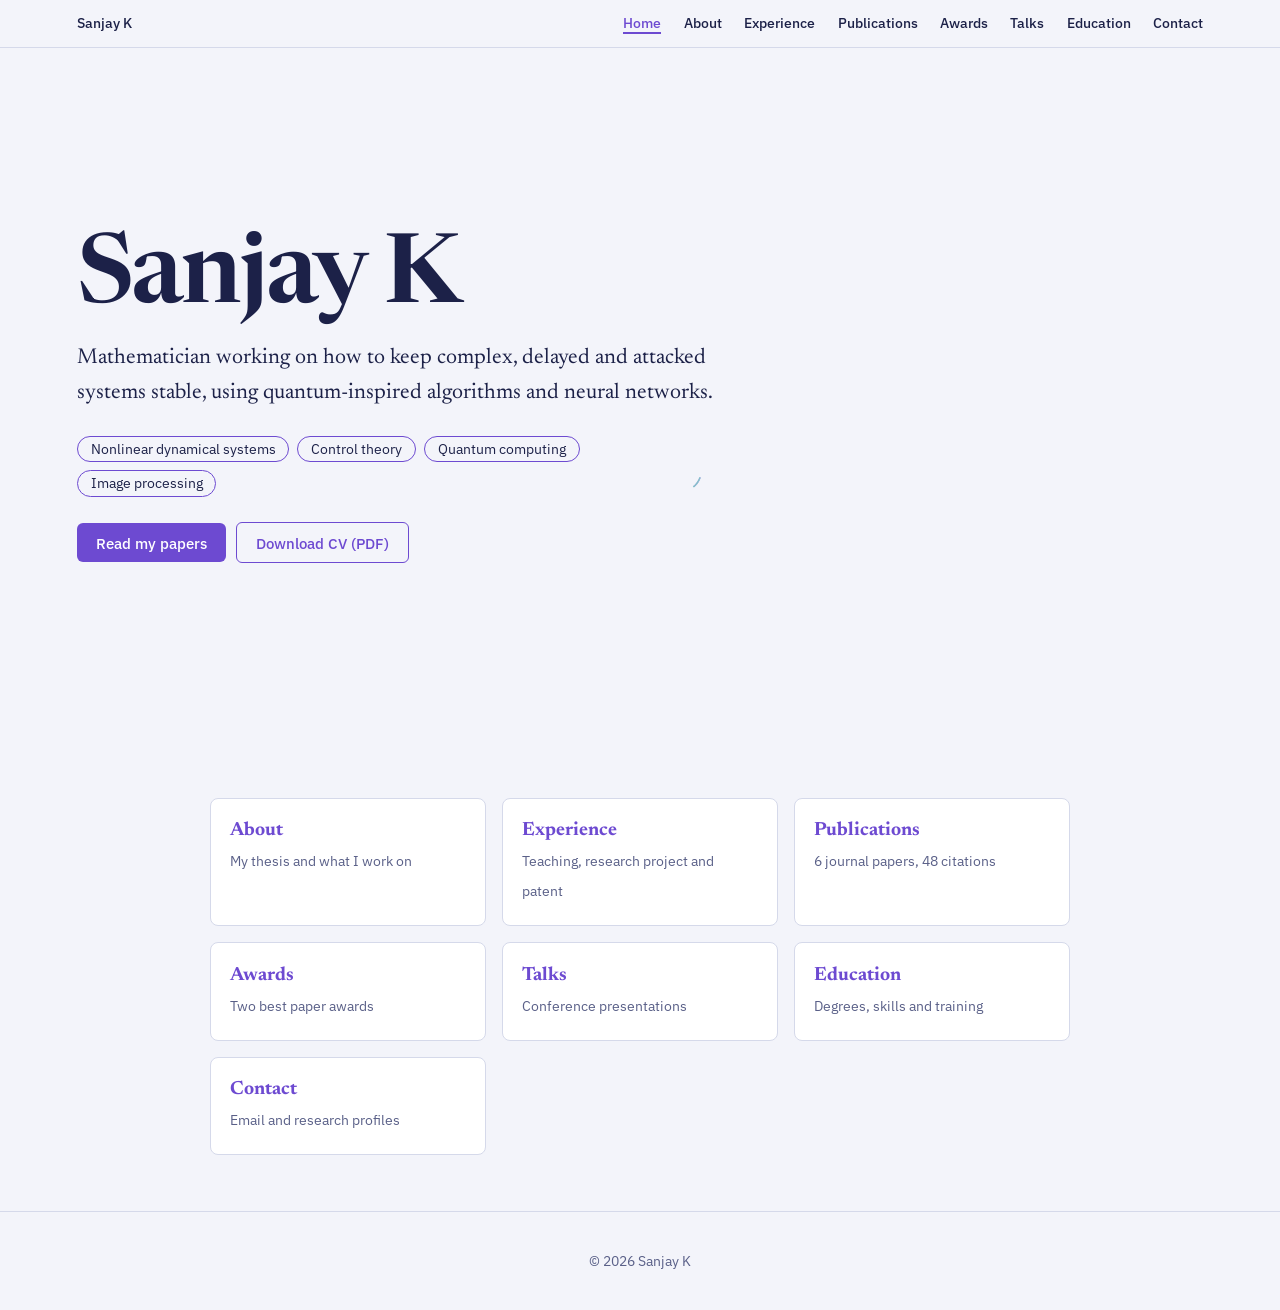
<file: index.html>
<!DOCTYPE html>
<html lang="en">
<head>
<meta charset="utf-8">
<meta name="viewport" content="width=device-width, initial-scale=1">
<title>Home | Sanjay K</title>
<meta name="description" content="Sanjay K, Ph.D. in Mathematics. Nonlinear systems, control theory and quantum computing.">
<link rel="preconnect" href="https://fonts.googleapis.com">
<link rel="preconnect" href="https://fonts.gstatic.com" crossorigin>
<link href="https://fonts.googleapis.com/css2?family=Newsreader:ital,opsz,wght@0,6..72,400;0,6..72,600;1,6..72,400&family=IBM+Plex+Sans:wght@400;500&display=swap" rel="stylesheet">
<link rel="stylesheet" href="style.css">
</head>
<body>
<nav><b>Sanjay K</b><a href="index.html" class="on" aria-current="page">Home</a><a href="about.html">About</a><a href="experience.html">Experience</a><a href="publications.html">Publications</a><a href="awards.html">Awards</a><a href="talks.html">Talks</a><a href="education.html">Education</a><a href="contact.html">Contact</a></nav>
<header class="hero">
  <canvas id="att" aria-hidden="true"></canvas>
  <div class="hero-in">
    <h1>Sanjay K</h1>
    <p class="lead">Mathematician working on how to keep complex, delayed and attacked systems stable, using quantum-inspired algorithms and neural networks.</p>
    <ul class="tags"><li>Nonlinear dynamical systems</li><li>Control theory</li><li>Quantum computing</li><li>Image processing</li></ul>
    <a class="btn" href="publications.html">Read my papers</a><a class="btn o" href="Sanjay_K_CV.pdf">Download CV (PDF)</a>
  </div>
</header>
<main><section><div class="wrap">
  <div class="cards">
    <a href="about.html"><strong>About</strong><span>My thesis and what I work on</span></a>
    <a href="experience.html"><strong>Experience</strong><span>Teaching, research project and patent</span></a>
    <a href="publications.html"><strong>Publications</strong><span>6 journal papers, 48 citations</span></a>
    <a href="awards.html"><strong>Awards</strong><span>Two best paper awards</span></a>
    <a href="talks.html"><strong>Talks</strong><span>Conference presentations</span></a>
    <a href="education.html"><strong>Education</strong><span>Degrees, skills and training</span></a>
    <a href="contact.html"><strong>Contact</strong><span>Email and research profiles</span></a>
  </div>
</div></section></main>
<footer class="meta">© <span id="yr"></span> Sanjay K</footer>
<script src="main.js"></script>
</body>
</html>
</file>
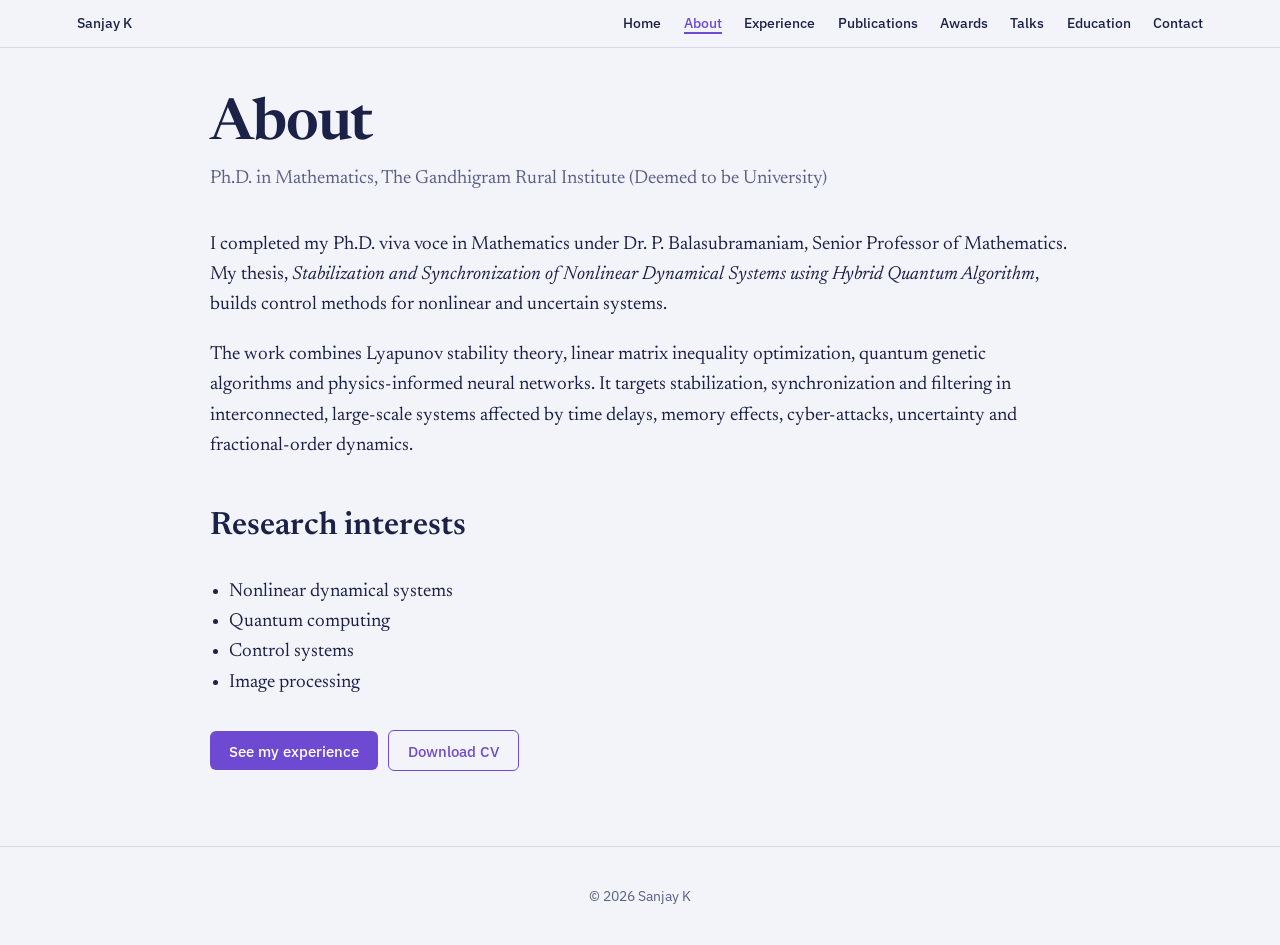
<file: about.html>
<!DOCTYPE html>
<html lang="en">
<head>
<meta charset="utf-8">
<meta name="viewport" content="width=device-width, initial-scale=1">
<title>About | Sanjay K</title>
<meta name="description" content="About Sanjay K: Ph.D. thesis on hybrid quantum algorithms for stabilizing nonlinear systems.">
<link rel="preconnect" href="https://fonts.googleapis.com">
<link rel="preconnect" href="https://fonts.gstatic.com" crossorigin>
<link href="https://fonts.googleapis.com/css2?family=Newsreader:ital,opsz,wght@0,6..72,400;0,6..72,600;1,6..72,400&family=IBM+Plex+Sans:wght@400;500&display=swap" rel="stylesheet">
<link rel="stylesheet" href="style.css">
</head>
<body>
<nav><b>Sanjay K</b><a href="index.html">Home</a><a href="about.html" class="on" aria-current="page">About</a><a href="experience.html">Experience</a><a href="publications.html">Publications</a><a href="awards.html">Awards</a><a href="talks.html">Talks</a><a href="education.html">Education</a><a href="contact.html">Contact</a></nav>
<main><section><div class="wrap">
  <h1 class="page-title">About</h1>
  <p class="intro">Ph.D. in Mathematics, The Gandhigram Rural Institute (Deemed to be University)</p>
  <p>I completed my Ph.D. viva voce in Mathematics under Dr. P. Balasubramaniam, Senior Professor of Mathematics. My thesis, <em>Stabilization and Synchronization of Nonlinear Dynamical Systems using Hybrid Quantum Algorithm</em>, builds control methods for nonlinear and uncertain systems.</p>
  <p>The work combines Lyapunov stability theory, linear matrix inequality optimization, quantum genetic algorithms and physics-informed neural networks. It targets stabilization, synchronization and filtering in interconnected, large-scale systems affected by time delays, memory effects, cyber-attacks, uncertainty and fractional-order dynamics.</p>
  <h2 style="margin-top:2.5rem">Research interests</h2>
  <ul class="plain"><li>Nonlinear dynamical systems</li><li>Quantum computing</li><li>Control systems</li><li>Image processing</li></ul>
  <p style="margin-top:2rem"><a class="btn" href="experience.html">See my experience</a><a class="btn o" href="Sanjay_K_CV.pdf">Download CV</a></p>
</div></section></main>
<footer class="meta">© <span id="yr"></span> Sanjay K</footer>
<script src="main.js"></script>
</body>
</html>
</file>
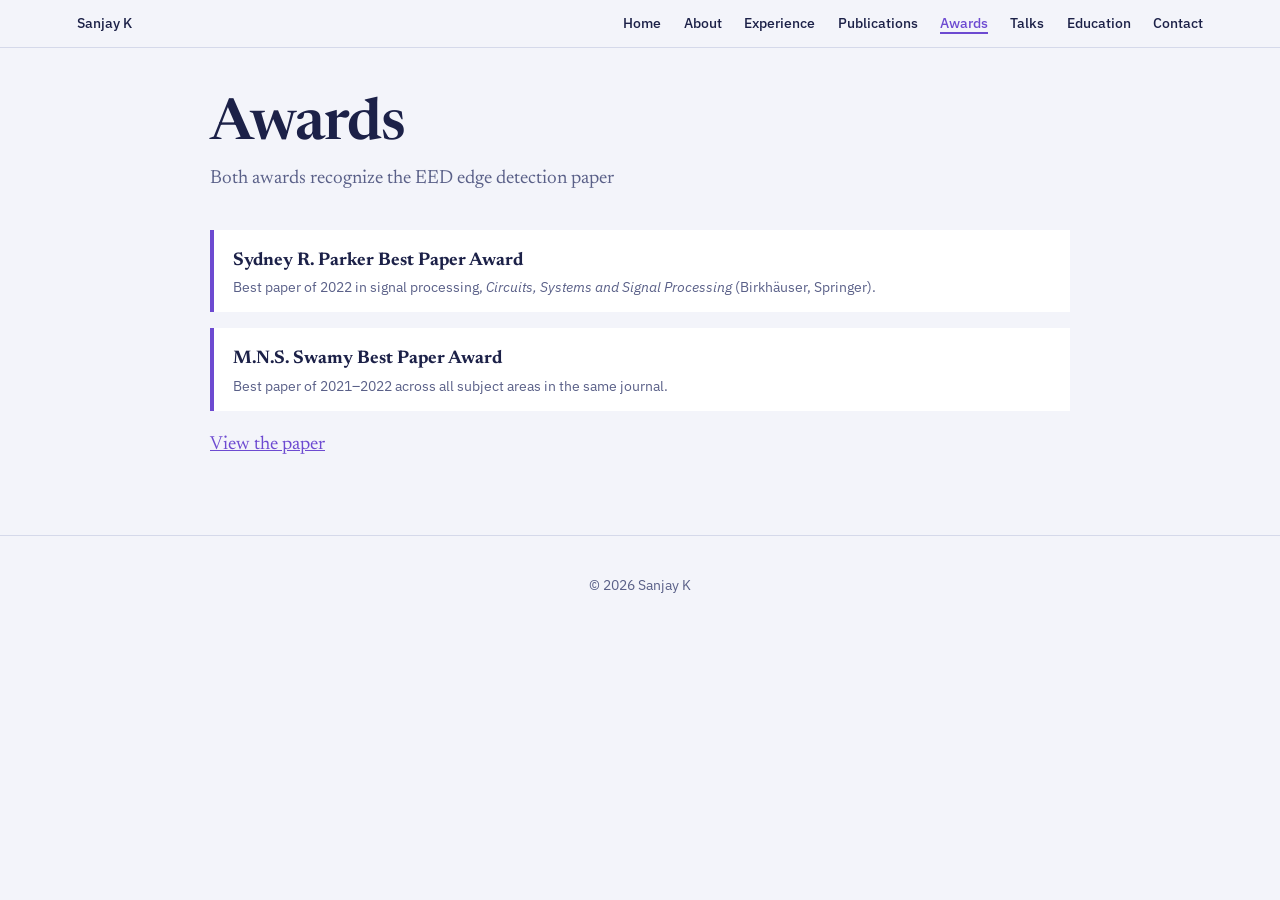
<file: awards.html>
<!DOCTYPE html>
<html lang="en">
<head>
<meta charset="utf-8">
<meta name="viewport" content="width=device-width, initial-scale=1">
<title>Awards | Sanjay K</title>
<meta name="description" content="Best paper awards received by Sanjay K.">
<link rel="preconnect" href="https://fonts.googleapis.com">
<link rel="preconnect" href="https://fonts.gstatic.com" crossorigin>
<link href="https://fonts.googleapis.com/css2?family=Newsreader:ital,opsz,wght@0,6..72,400;0,6..72,600;1,6..72,400&family=IBM+Plex+Sans:wght@400;500&display=swap" rel="stylesheet">
<link rel="stylesheet" href="style.css">
</head>
<body>
<nav><b>Sanjay K</b><a href="index.html">Home</a><a href="about.html">About</a><a href="experience.html">Experience</a><a href="publications.html">Publications</a><a href="awards.html" class="on" aria-current="page">Awards</a><a href="talks.html">Talks</a><a href="education.html">Education</a><a href="contact.html">Contact</a></nav>
<main><section><div class="wrap">
  <h1 class="page-title">Awards</h1>
  <p class="intro">Both awards recognize the EED edge detection paper</p>
  <div class="award"><h3>Sydney R. Parker Best Paper Award</h3><p class="meta" style="margin:.2rem 0 0">Best paper of 2022 in signal processing, <em>Circuits, Systems and Signal Processing</em> (Birkhäuser, Springer).</p></div>
  <div class="award"><h3>M.N.S. Swamy Best Paper Award</h3><p class="meta" style="margin:.2rem 0 0">Best paper of 2021–2022 across all subject areas in the same journal.</p></div>
  <p><a href="publications.html">View the paper</a></p>
</div></section></main>
<footer class="meta">© <span id="yr"></span> Sanjay K</footer>
<script src="main.js"></script>
</body>
</html>
</file>
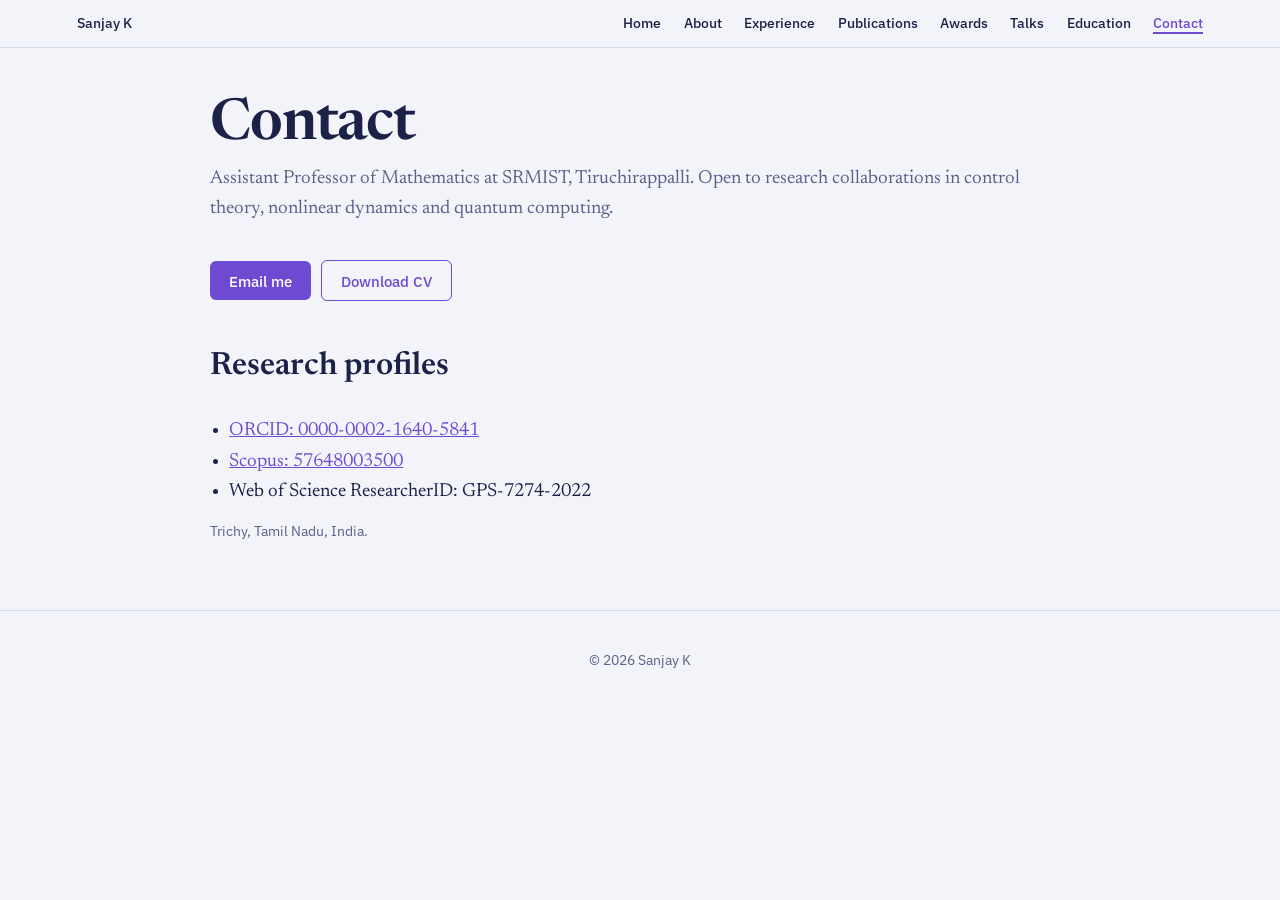
<file: contact.html>
<!DOCTYPE html>
<html lang="en">
<head>
<meta charset="utf-8">
<meta name="viewport" content="width=device-width, initial-scale=1">
<title>Contact | Sanjay K</title>
<meta name="description" content="Contact Sanjay K for research and postdoctoral opportunities.">
<link rel="preconnect" href="https://fonts.googleapis.com">
<link rel="preconnect" href="https://fonts.gstatic.com" crossorigin>
<link href="https://fonts.googleapis.com/css2?family=Newsreader:ital,opsz,wght@0,6..72,400;0,6..72,600;1,6..72,400&family=IBM+Plex+Sans:wght@400;500&display=swap" rel="stylesheet">
<link rel="stylesheet" href="style.css">
</head>
<body>
<nav><b>Sanjay K</b><a href="index.html">Home</a><a href="about.html">About</a><a href="experience.html">Experience</a><a href="publications.html">Publications</a><a href="awards.html">Awards</a><a href="talks.html">Talks</a><a href="education.html">Education</a><a href="contact.html" class="on" aria-current="page">Contact</a></nav>
<main><section><div class="wrap">
  <h1 class="page-title">Contact</h1>
  <p class="intro">Assistant Professor of Mathematics at SRMIST, Tiruchirappalli. Open to research collaborations in control theory, nonlinear dynamics and quantum computing.</p>
  <p><a class="btn" href="mailto:sanjaykmss97@gmail.com">Email me</a><a class="btn o" href="Sanjay_K_CV.pdf">Download CV</a></p>
  <h2 style="margin-top:2.5rem">Research profiles</h2>
  <ul class="plain">
    <li><a href="https://orcid.org/0000-0002-1640-5841">ORCID: 0000-0002-1640-5841</a></li>
    <li><a href="https://www.scopus.com/authid/detail.uri?authorId=57648003500">Scopus: 57648003500</a></li>
    <li>Web of Science ResearcherID: GPS-7274-2022</li>
  </ul>
  <p class="meta">Trichy, Tamil Nadu, India.</p>
</div></section></main>
<footer class="meta">© <span id="yr"></span> Sanjay K</footer>
<script src="main.js"></script>
</body>
</html>
</file>
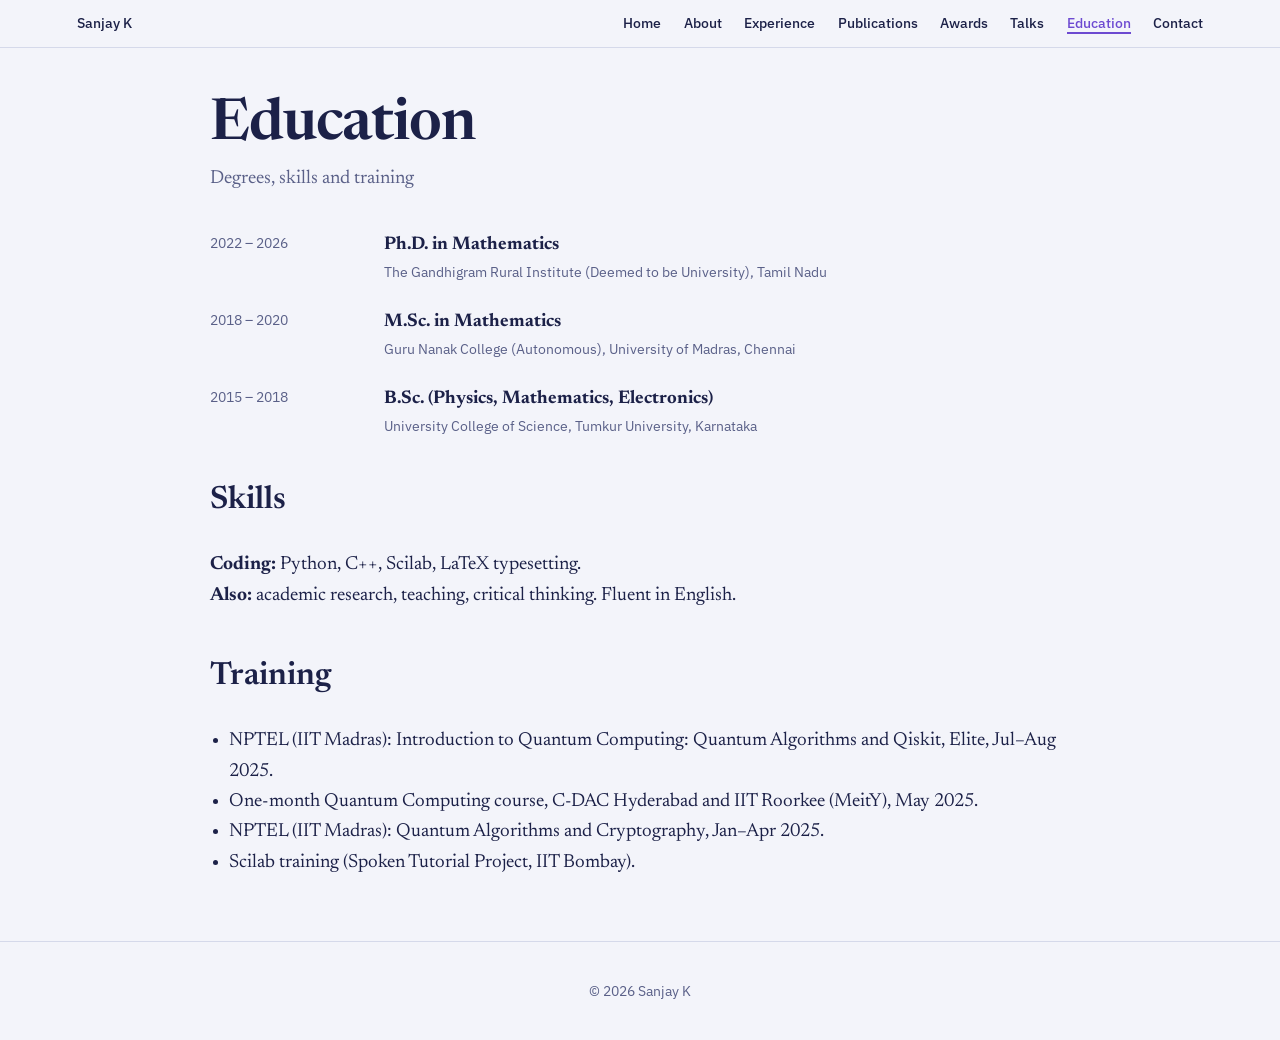
<file: education.html>
<!DOCTYPE html>
<html lang="en">
<head>
<meta charset="utf-8">
<meta name="viewport" content="width=device-width, initial-scale=1">
<title>Education | Sanjay K</title>
<meta name="description" content="Education, skills and training of Sanjay K.">
<link rel="preconnect" href="https://fonts.googleapis.com">
<link rel="preconnect" href="https://fonts.gstatic.com" crossorigin>
<link href="https://fonts.googleapis.com/css2?family=Newsreader:ital,opsz,wght@0,6..72,400;0,6..72,600;1,6..72,400&family=IBM+Plex+Sans:wght@400;500&display=swap" rel="stylesheet">
<link rel="stylesheet" href="style.css">
</head>
<body>
<nav><b>Sanjay K</b><a href="index.html">Home</a><a href="about.html">About</a><a href="experience.html">Experience</a><a href="publications.html">Publications</a><a href="awards.html">Awards</a><a href="talks.html">Talks</a><a href="education.html" class="on" aria-current="page">Education</a><a href="contact.html">Contact</a></nav>
<main><section><div class="wrap">
  <h1 class="page-title">Education</h1>
  <p class="intro">Degrees, skills and training</p>
  <div class="row"><div class="meta">2022 – 2026</div><div><h3>Ph.D. in Mathematics</h3><p class="meta" style="margin:0">The Gandhigram Rural Institute (Deemed to be University), Tamil Nadu</p></div></div>
  <div class="row"><div class="meta">2018 – 2020</div><div><h3>M.Sc. in Mathematics</h3><p class="meta" style="margin:0">Guru Nanak College (Autonomous), University of Madras, Chennai</p></div></div>
  <div class="row"><div class="meta">2015 – 2018</div><div><h3>B.Sc. (Physics, Mathematics, Electronics)</h3><p class="meta" style="margin:0">University College of Science, Tumkur University, Karnataka</p></div></div>
  <h2 style="margin-top:2.5rem">Skills</h2>
  <p><strong>Coding:</strong> Python, C++, Scilab, LaTeX typesetting.<br><strong>Also:</strong> academic research, teaching, critical thinking. Fluent in English.</p>
  <h2 style="margin-top:2.5rem">Training</h2>
  <ul class="plain">
    <li>NPTEL (IIT Madras): Introduction to Quantum Computing: Quantum Algorithms and Qiskit, Elite, Jul–Aug 2025.</li>
    <li>One-month Quantum Computing course, C-DAC Hyderabad and IIT Roorkee (MeitY), May 2025.</li>
    <li>NPTEL (IIT Madras): Quantum Algorithms and Cryptography, Jan–Apr 2025.</li>
    <li>Scilab training (Spoken Tutorial Project, IIT Bombay).</li>
  </ul>
</div></section></main>
<footer class="meta">© <span id="yr"></span> Sanjay K</footer>
<script src="main.js"></script>
</body>
</html>
</file>
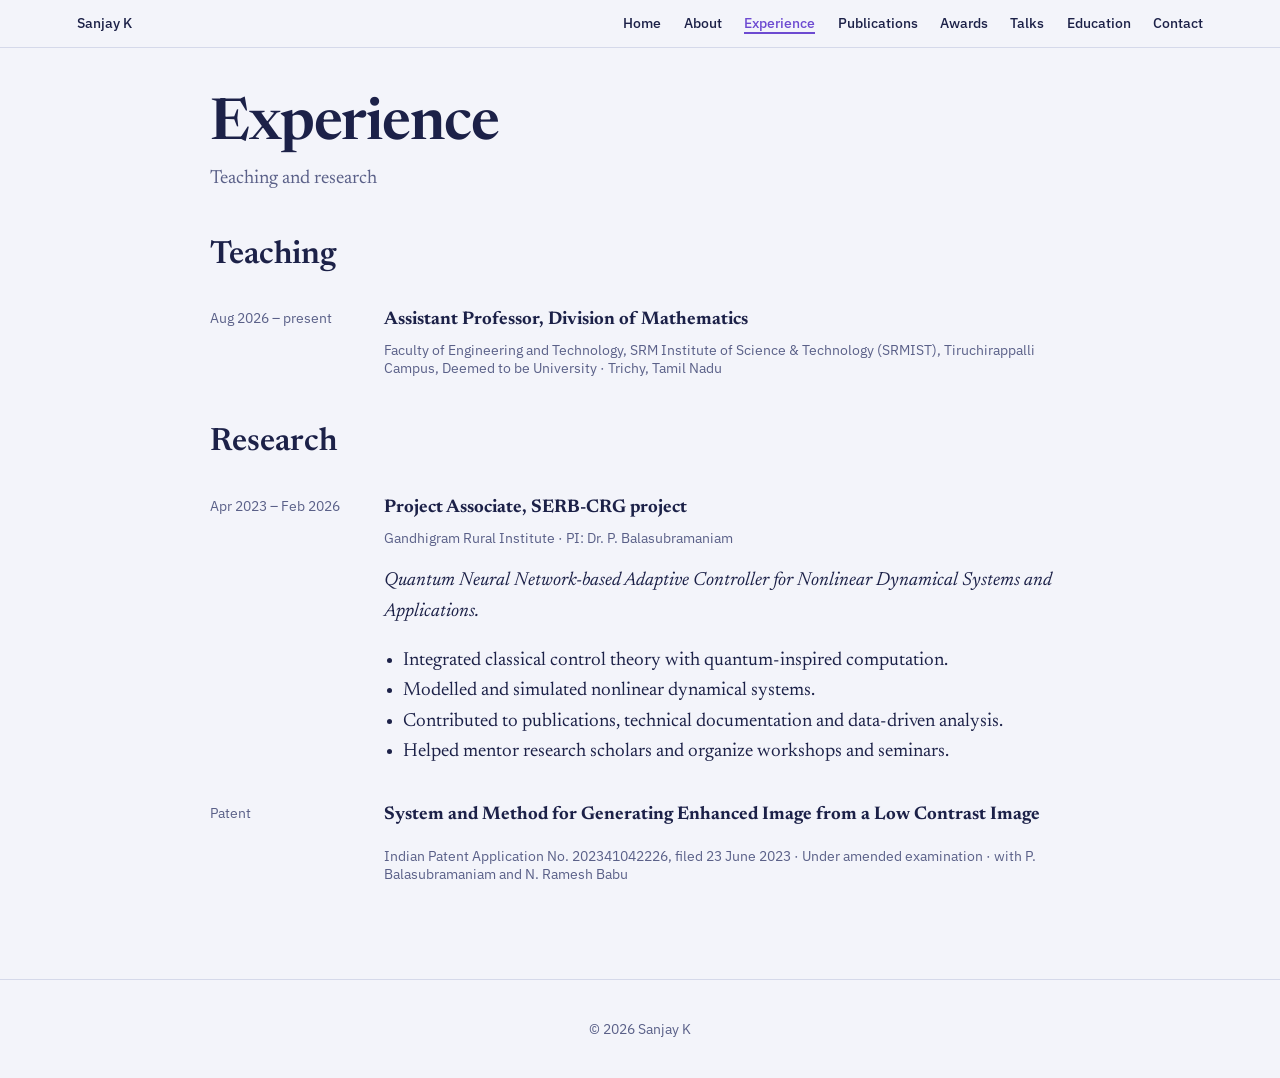
<file: experience.html>
<!DOCTYPE html>
<html lang="en">
<head>
<meta charset="utf-8">
<meta name="viewport" content="width=device-width, initial-scale=1">
<title>Experience | Sanjay K</title>
<meta name="description" content="Teaching and research experience of Sanjay K.">
<link rel="preconnect" href="https://fonts.googleapis.com">
<link rel="preconnect" href="https://fonts.gstatic.com" crossorigin>
<link href="https://fonts.googleapis.com/css2?family=Newsreader:ital,opsz,wght@0,6..72,400;0,6..72,600;1,6..72,400&family=IBM+Plex+Sans:wght@400;500&display=swap" rel="stylesheet">
<link rel="stylesheet" href="style.css">
</head>
<body>
<nav><b>Sanjay K</b><a href="index.html">Home</a><a href="about.html">About</a><a href="experience.html" class="on" aria-current="page">Experience</a><a href="publications.html">Publications</a><a href="awards.html">Awards</a><a href="talks.html">Talks</a><a href="education.html">Education</a><a href="contact.html">Contact</a></nav>
<main><section><div class="wrap">
  <h1 class="page-title">Experience</h1>
  <p class="intro">Teaching and research</p>
  <h2>Teaching</h2>
  <div class="row"><div class="meta">Aug 2026 – present</div>
  <div><h3>Assistant Professor, Division of Mathematics</h3>
  <p class="meta" style="margin:.2rem 0 0">Faculty of Engineering and Technology, SRM Institute of Science &amp; Technology (SRMIST), Tiruchirappalli Campus, Deemed to be University · Trichy, Tamil Nadu</p></div></div>
  <h2 style="margin-top:2.5rem">Research</h2>
  <div class="row"><div class="meta">Apr 2023 – Feb 2026</div>
  <div><h3>Project Associate, SERB-CRG project</h3>
  <p class="meta" style="margin:.2rem 0 .6rem">Gandhigram Rural Institute · PI: Dr. P. Balasubramaniam</p>
  <p><em>Quantum Neural Network-based Adaptive Controller for Nonlinear Dynamical Systems and Applications.</em></p>
  <ul class="plain"><li>Integrated classical control theory with quantum-inspired computation.</li><li>Modelled and simulated nonlinear dynamical systems.</li><li>Contributed to publications, technical documentation and data-driven analysis.</li><li>Helped mentor research scholars and organize workshops and seminars.</li></ul></div></div>
  <div class="row"><div class="meta">Patent</div>
  <div><h3>System and Method for Generating Enhanced Image from a Low Contrast Image</h3>
  <p class="meta">Indian Patent Application No. 202341042226, filed 23 June 2023 · Under amended examination · with P. Balasubramaniam and N. Ramesh Babu</p></div></div>
</div></section></main>
<footer class="meta">© <span id="yr"></span> Sanjay K</footer>
<script src="main.js"></script>
</body>
</html>
</file>
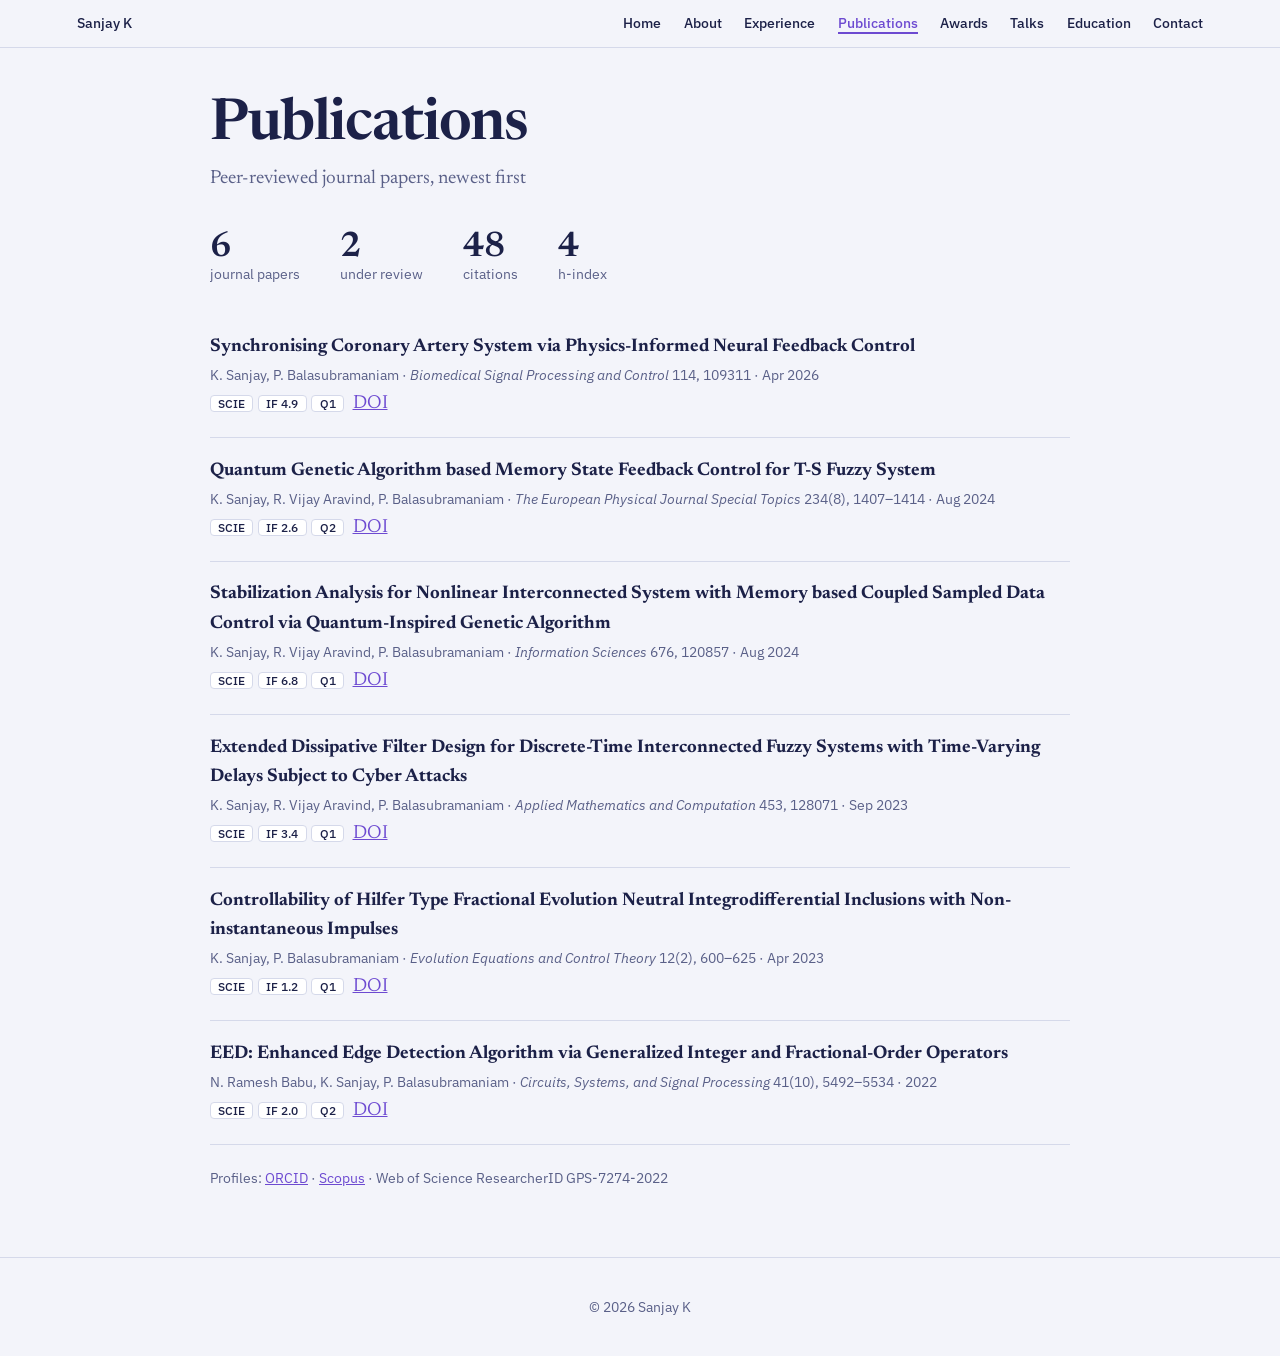
<file: publications.html>
<!DOCTYPE html>
<html lang="en">
<head>
<meta charset="utf-8">
<meta name="viewport" content="width=device-width, initial-scale=1">
<title>Publications | Sanjay K</title>
<meta name="description" content="Journal publications of Sanjay K with DOI links, impact factors and quartiles.">
<link rel="preconnect" href="https://fonts.googleapis.com">
<link rel="preconnect" href="https://fonts.gstatic.com" crossorigin>
<link href="https://fonts.googleapis.com/css2?family=Newsreader:ital,opsz,wght@0,6..72,400;0,6..72,600;1,6..72,400&family=IBM+Plex+Sans:wght@400;500&display=swap" rel="stylesheet">
<link rel="stylesheet" href="style.css">
</head>
<body>
<nav><b>Sanjay K</b><a href="index.html">Home</a><a href="about.html">About</a><a href="experience.html">Experience</a><a href="publications.html" class="on" aria-current="page">Publications</a><a href="awards.html">Awards</a><a href="talks.html">Talks</a><a href="education.html">Education</a><a href="contact.html">Contact</a></nav>
<main><section><div class="wrap">
  <h1 class="page-title">Publications</h1>
  <p class="intro">Peer-reviewed journal papers, newest first</p>
    <div class="stats"><div><strong>6</strong>journal papers</div><div><strong>2</strong>under review</div><div><strong>48</strong>citations</div><div><strong>4</strong>h-index</div></div>

  <div class="pub"><h3>Synchronising Coronary Artery System via Physics-Informed Neural Feedback Control</h3>
  <p class="meta">K. Sanjay, P. Balasubramaniam · <em>Biomedical Signal Processing and Control</em> 114, 109311 · Apr 2026</p>
  <span class="badge">SCIE</span><span class="badge">IF 4.9</span><span class="badge">Q1</span> <a href="https://doi.org/10.1016/j.bspc.2025.109311">DOI</a></div>

  <div class="pub"><h3>Quantum Genetic Algorithm based Memory State Feedback Control for T-S Fuzzy System</h3>
  <p class="meta">K. Sanjay, R. Vijay Aravind, P. Balasubramaniam · <em>The European Physical Journal Special Topics</em> 234(8), 1407–1414 · Aug 2024</p>
  <span class="badge">SCIE</span><span class="badge">IF 2.6</span><span class="badge">Q2</span> <a href="https://doi.org/10.1140/epjs/s11734-024-01293-1">DOI</a></div>

  <div class="pub"><h3>Stabilization Analysis for Nonlinear Interconnected System with Memory based Coupled Sampled Data Control via Quantum-Inspired Genetic Algorithm</h3>
  <p class="meta">K. Sanjay, R. Vijay Aravind, P. Balasubramaniam · <em>Information Sciences</em> 676, 120857 · Aug 2024</p>
  <span class="badge">SCIE</span><span class="badge">IF 6.8</span><span class="badge">Q1</span> <a href="https://doi.org/10.1016/j.ins.2024.120857">DOI</a></div>

  <div class="pub"><h3>Extended Dissipative Filter Design for Discrete-Time Interconnected Fuzzy Systems with Time-Varying Delays Subject to Cyber Attacks</h3>
  <p class="meta">K. Sanjay, R. Vijay Aravind, P. Balasubramaniam · <em>Applied Mathematics and Computation</em> 453, 128071 · Sep 2023</p>
  <span class="badge">SCIE</span><span class="badge">IF 3.4</span><span class="badge">Q1</span> <a href="https://doi.org/10.1016/j.amc.2023.128071">DOI</a></div>

  <div class="pub"><h3>Controllability of Hilfer Type Fractional Evolution Neutral Integrodifferential Inclusions with Non-instantaneous Impulses</h3>
  <p class="meta">K. Sanjay, P. Balasubramaniam · <em>Evolution Equations and Control Theory</em> 12(2), 600–625 · Apr 2023</p>
  <span class="badge">SCIE</span><span class="badge">IF 1.2</span><span class="badge">Q1</span> <a href="https://doi.org/10.3934/eect.2022043">DOI</a></div>

  <div class="pub"><h3>EED: Enhanced Edge Detection Algorithm via Generalized Integer and Fractional-Order Operators</h3>
  <p class="meta">N. Ramesh Babu, K. Sanjay, P. Balasubramaniam · <em>Circuits, Systems, and Signal Processing</em> 41(10), 5492–5534 · 2022</p>
  <span class="badge">SCIE</span><span class="badge">IF 2.0</span><span class="badge">Q2</span> <a href="https://doi.org/10.1007/s00034-022-02028-0">DOI</a></div>

  <p class="meta" style="margin-top:1.5rem">Profiles:
  <a href="https://orcid.org/0000-0002-1640-5841">ORCID</a> ·
  <a href="https://www.scopus.com/authid/detail.uri?authorId=57648003500">Scopus</a> ·
  Web of Science ResearcherID GPS-7274-2022</p>
</div></section></main>
<footer class="meta">© <span id="yr"></span> Sanjay K</footer>
<script src="main.js"></script>
</body>
</html>
</file>
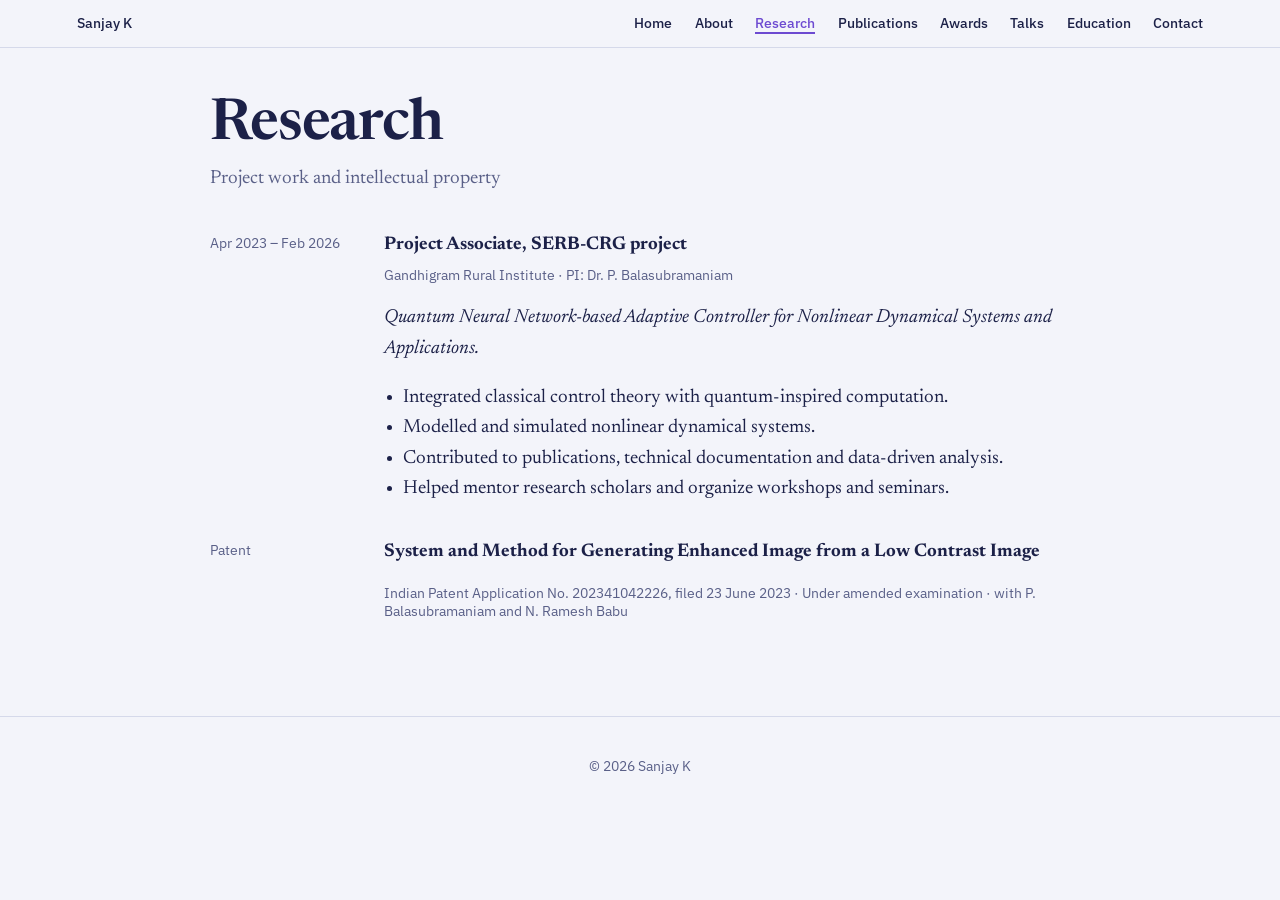
<file: research.html>
<!DOCTYPE html>
<html lang="en">
<head>
<meta charset="utf-8">
<meta name="viewport" content="width=device-width, initial-scale=1">
<title>Research | Sanjay K</title>
<meta name="description" content="Research experience and patent of Sanjay K.">
<link rel="preconnect" href="https://fonts.googleapis.com">
<link rel="preconnect" href="https://fonts.gstatic.com" crossorigin>
<link href="https://fonts.googleapis.com/css2?family=Newsreader:ital,opsz,wght@0,6..72,400;0,6..72,600;1,6..72,400&family=IBM+Plex+Sans:wght@400;500&display=swap" rel="stylesheet">
<link rel="stylesheet" href="style.css">
</head>
<body>
<nav><b>Sanjay K</b><a href="index.html">Home</a><a href="about.html">About</a><a href="research.html" class="on" aria-current="page">Research</a><a href="publications.html">Publications</a><a href="awards.html">Awards</a><a href="talks.html">Talks</a><a href="education.html">Education</a><a href="contact.html">Contact</a></nav>
<main><section><div class="wrap">
  <h1 class="page-title">Research</h1>
  <p class="intro">Project work and intellectual property</p>
  <div class="row"><div class="meta">Apr 2023 – Feb 2026</div>
  <div><h3>Project Associate, SERB-CRG project</h3>
  <p class="meta" style="margin:.2rem 0 .6rem">Gandhigram Rural Institute · PI: Dr. P. Balasubramaniam</p>
  <p><em>Quantum Neural Network-based Adaptive Controller for Nonlinear Dynamical Systems and Applications.</em></p>
  <ul class="plain"><li>Integrated classical control theory with quantum-inspired computation.</li><li>Modelled and simulated nonlinear dynamical systems.</li><li>Contributed to publications, technical documentation and data-driven analysis.</li><li>Helped mentor research scholars and organize workshops and seminars.</li></ul></div></div>
  <div class="row"><div class="meta">Patent</div>
  <div><h3>System and Method for Generating Enhanced Image from a Low Contrast Image</h3>
  <p class="meta">Indian Patent Application No. 202341042226, filed 23 June 2023 · Under amended examination · with P. Balasubramaniam and N. Ramesh Babu</p></div></div>
</div></section></main>
<footer class="meta">© <span id="yr"></span> Sanjay K</footer>
<script src="main.js"></script>
</body>
</html>
</file>
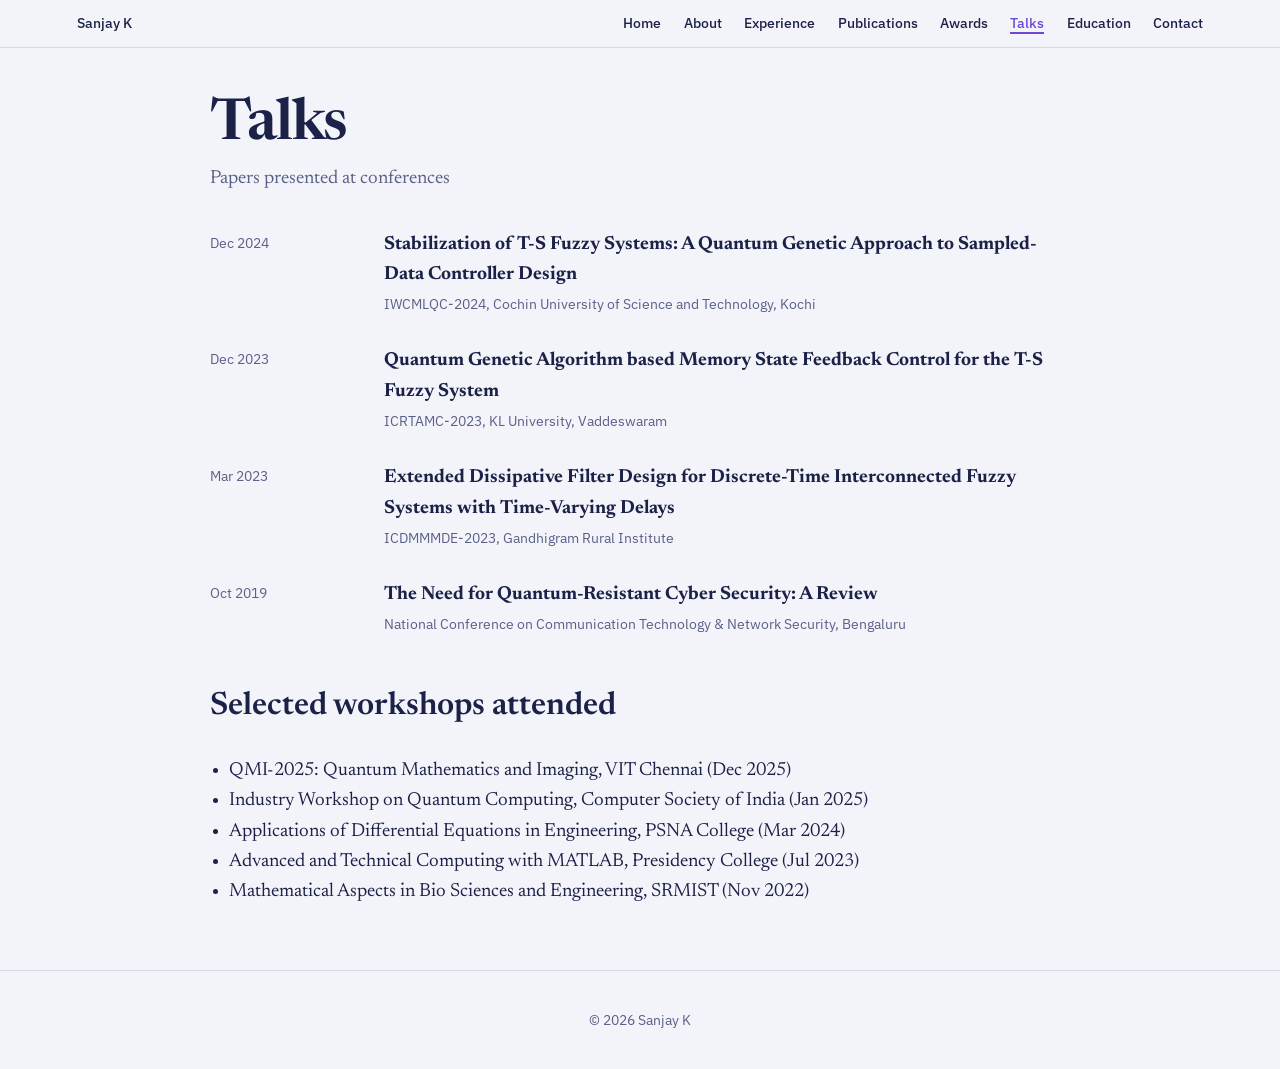
<file: talks.html>
<!DOCTYPE html>
<html lang="en">
<head>
<meta charset="utf-8">
<meta name="viewport" content="width=device-width, initial-scale=1">
<title>Talks | Sanjay K</title>
<meta name="description" content="Conference presentations and workshops attended by Sanjay K.">
<link rel="preconnect" href="https://fonts.googleapis.com">
<link rel="preconnect" href="https://fonts.gstatic.com" crossorigin>
<link href="https://fonts.googleapis.com/css2?family=Newsreader:ital,opsz,wght@0,6..72,400;0,6..72,600;1,6..72,400&family=IBM+Plex+Sans:wght@400;500&display=swap" rel="stylesheet">
<link rel="stylesheet" href="style.css">
</head>
<body>
<nav><b>Sanjay K</b><a href="index.html">Home</a><a href="about.html">About</a><a href="experience.html">Experience</a><a href="publications.html">Publications</a><a href="awards.html">Awards</a><a href="talks.html" class="on" aria-current="page">Talks</a><a href="education.html">Education</a><a href="contact.html">Contact</a></nav>
<main><section><div class="wrap">
  <h1 class="page-title">Talks</h1>
  <p class="intro">Papers presented at conferences</p>
  <div class="row"><div class="meta">Dec 2024</div><div><strong>Stabilization of T-S Fuzzy Systems: A Quantum Genetic Approach to Sampled-Data Controller Design</strong><br><span class="meta">IWCMLQC-2024, Cochin University of Science and Technology, Kochi</span></div></div>
  <div class="row"><div class="meta">Dec 2023</div><div><strong>Quantum Genetic Algorithm based Memory State Feedback Control for the T-S Fuzzy System</strong><br><span class="meta">ICRTAMC-2023, KL University, Vaddeswaram</span></div></div>
  <div class="row"><div class="meta">Mar 2023</div><div><strong>Extended Dissipative Filter Design for Discrete-Time Interconnected Fuzzy Systems with Time-Varying Delays</strong><br><span class="meta">ICDMMMDE-2023, Gandhigram Rural Institute</span></div></div>
  <div class="row"><div class="meta">Oct 2019</div><div><strong>The Need for Quantum-Resistant Cyber Security: A Review</strong><br><span class="meta">National Conference on Communication Technology &amp; Network Security, Bengaluru</span></div></div>
  <h2 style="margin-top:2.5rem">Selected workshops attended</h2>
  <ul class="plain"><li>QMI-2025: Quantum Mathematics and Imaging, VIT Chennai (Dec 2025)</li><li>Industry Workshop on Quantum Computing, Computer Society of India (Jan 2025)</li><li>Applications of Differential Equations in Engineering, PSNA College (Mar 2024)</li><li>Advanced and Technical Computing with MATLAB, Presidency College (Jul 2023)</li><li>Mathematical Aspects in Bio Sciences and Engineering, SRMIST (Nov 2022)</li></ul>
</div></section></main>
<footer class="meta">© <span id="yr"></span> Sanjay K</footer>
<script src="main.js"></script>
</body>
</html>
</file>
<file: style.css>
:root{--paper:#f3f4fa;--ink:#1c2148;--muted:#5a6088;--line:#d5d9ea;--accent:#6d4ad1;--card:#fff}
@media(prefers-color-scheme:dark){:root{--paper:#14173a;--ink:#e8eafb;--muted:#a0a6d0;--line:#2c3168;--accent:#a58bff;--card:#1b1f4a}}
*{box-sizing:border-box}
html{scroll-behavior:smooth}
body{margin:0;background:var(--paper);color:var(--ink);font:19px/1.6 "Newsreader",Georgia,serif}
a{color:var(--accent)}
a:focus-visible,button:focus-visible{outline:3px solid var(--accent);outline-offset:3px}
.sans{font-family:"IBM Plex Sans",system-ui,sans-serif}
nav{position:sticky;top:0;z-index:5;background:var(--paper);border-bottom:1px solid var(--line);display:flex;gap:1.4rem;padding:.8rem 6vw;overflow-x:auto;font:500 .9rem "IBM Plex Sans",sans-serif}
nav a{color:var(--ink);text-decoration:none;white-space:nowrap}
nav a:hover{color:var(--accent)}
nav b{margin-right:auto;font-weight:500}
.hero{position:relative;min-height:78vh;display:flex;align-items:center;padding:4rem 6vw;overflow:hidden}
#att{position:absolute;inset:0;width:100%;height:100%;opacity:.55}
.hero-in{position:relative;max-width:640px}
h1{font-size:clamp(3rem,9vw,6rem);line-height:.95;margin:0 0 1rem;font-weight:600;letter-spacing:-.02em}
.lead{font-size:1.35rem;margin:0 0 1.6rem}
.tags{display:flex;flex-wrap:wrap;gap:.5rem;margin:0 0 1.6rem;padding:0;list-style:none;font:.85rem "IBM Plex Sans",sans-serif}
.tags li{border:1px solid var(--accent);border-radius:99px;padding:.2rem .8rem;background:var(--paper)}
.btn{display:inline-block;background:var(--accent);color:#fff;padding:.6rem 1.2rem;border-radius:6px;text-decoration:none;font:500 .95rem "IBM Plex Sans",sans-serif;margin-right:.6rem}
.btn.o{background:var(--paper);color:var(--accent);border:1px solid var(--accent)}
section{padding:3.5rem 6vw;border-top:1px solid var(--line)}
.wrap{max-width:860px;margin:0 auto}
h2{font-size:2rem;margin:0 0 1.5rem;font-weight:600}
h3{font-size:1.15rem;margin:0}
.meta{font:.88rem "IBM Plex Sans",sans-serif;color:var(--muted)}
.row{display:grid;grid-template-columns:150px 1fr;gap:.4rem 1.5rem;margin-bottom:1.6rem}
.row .meta{padding-top:.25rem}
@media(max-width:640px){.row{grid-template-columns:1fr}}
.pub{padding:1.1rem 0;border-bottom:1px solid var(--line)}
.pub:first-of-type{padding-top:0}
.pub p{margin:.3rem 0}
.badge{display:inline-block;font:500 .75rem "IBM Plex Sans",sans-serif;border:1px solid var(--line);border-radius:4px;padding:0 .45rem;margin-right:.3rem;background:var(--card)}
.stats{display:flex;flex-wrap:wrap;gap:2.5rem;margin-bottom:2rem}
.stats div{font:.85rem "IBM Plex Sans",sans-serif;color:var(--muted)}
.stats strong{display:block;font:600 2.2rem "Newsreader",serif;color:var(--ink)}
ul.plain{padding-left:1.2rem;margin:.4rem 0}
.award{background:var(--card);border-left:4px solid var(--accent);padding:1rem 1.2rem;margin-bottom:1rem}
footer{padding:2.5rem 6vw;border-top:1px solid var(--line);text-align:center}
nav a.on{color:var(--accent);border-bottom:2px solid var(--accent)}
main section{border-top:0;padding-top:3rem}
.page-title{font-size:clamp(2.4rem,6vw,3.6rem);margin:0 0 .5rem;line-height:1.05}
.intro{color:var(--muted);margin:0 0 2.2rem}
.cards{display:grid;grid-template-columns:repeat(auto-fit,minmax(240px,1fr));gap:1rem}
.cards a{display:block;background:var(--card);border:1px solid var(--line);border-radius:8px;padding:1.1rem 1.2rem;text-decoration:none;color:var(--ink)}
.cards a:hover,.cards a:focus-visible{border-color:var(--accent)}
.cards strong{display:block;font-size:1.2rem;color:var(--accent)}
.cards span{font:.88rem "IBM Plex Sans",sans-serif;color:var(--muted)}
</file>
